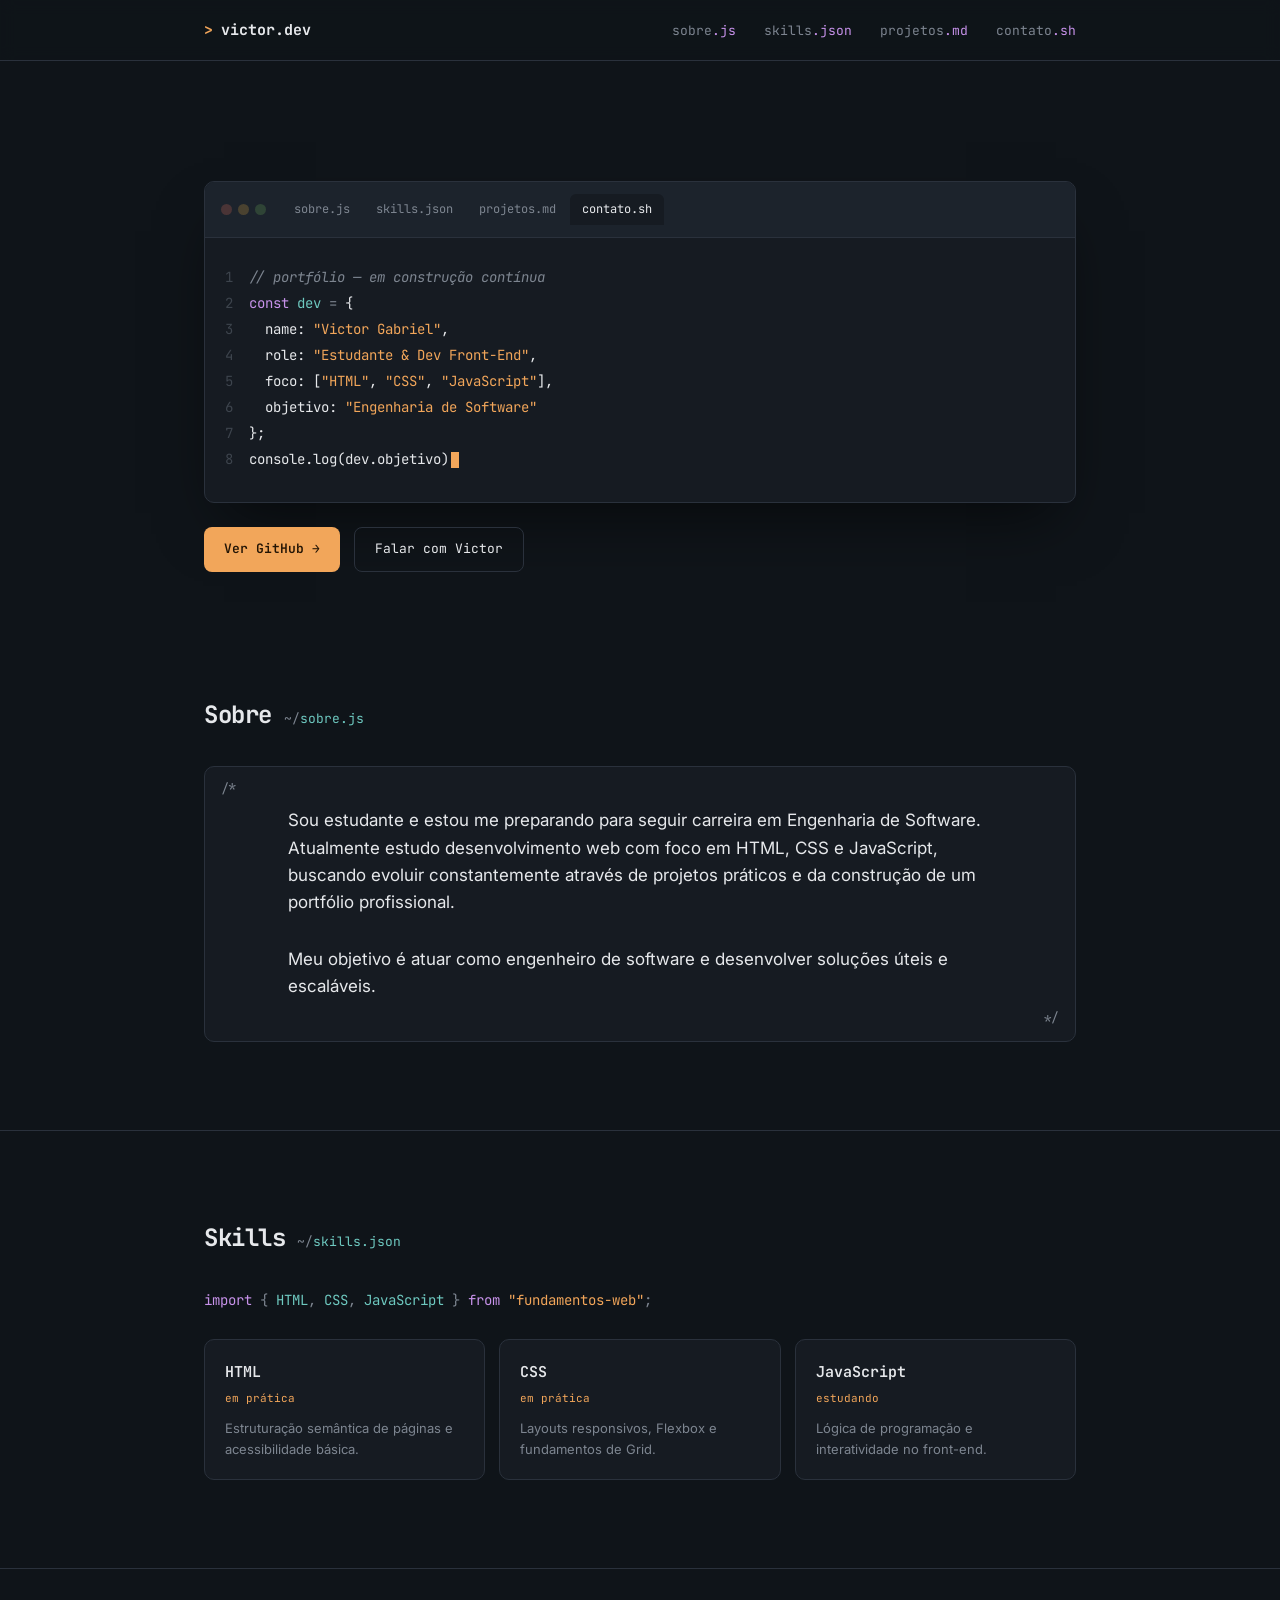
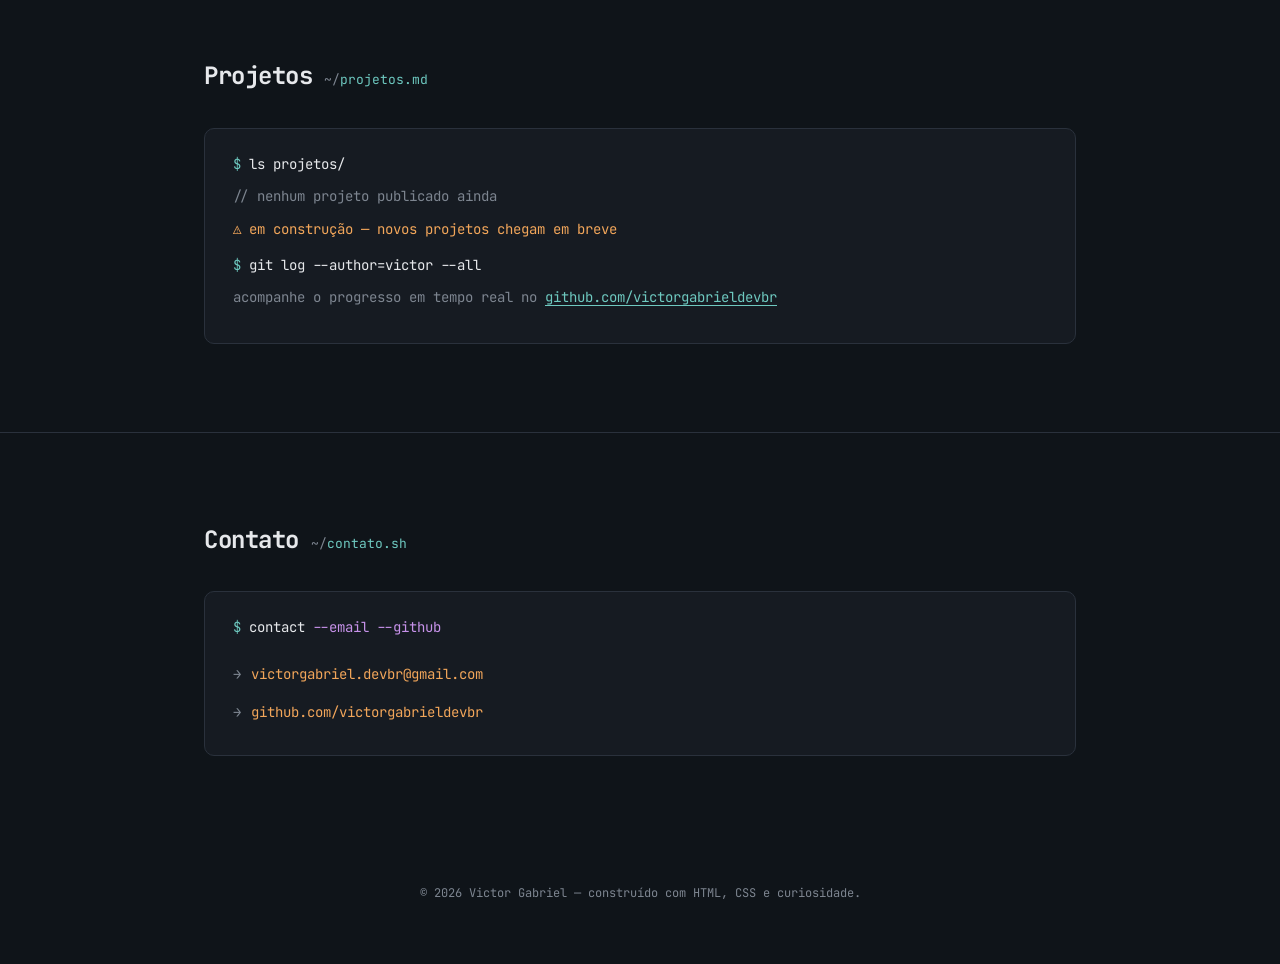
<file: index.html>
<!DOCTYPE html>
<html lang="pt-BR">
<head>
<meta charset="UTF-8">
<meta name="viewport" content="width=device-width, initial-scale=1.0">
<title>Victor Gabriel — Dev Front-End em formação</title>
<link rel="preconnect" href="https://fonts.googleapis.com">
<link rel="preconnect" href="https://fonts.gstatic.com" crossorigin>
<link href="https://fonts.googleapis.com/css2?family=JetBrains+Mono:wght@400;500;600;700&family=Inter:wght@400;500;600;700&display=swap" rel="stylesheet">
<link rel="stylesheet" href="style.css">
</head>
<body>

<div class="topbar">
  <div class="wrap">
    <div class="brand"><span class="dot">&gt;</span> victor.dev</div>
    <ul class="nav-links">
      <li><a href="#sobre">sobre<span class="ext">.js</span></a></li>
      <li><a href="#skills">skills<span class="ext">.json</span></a></li>
      <li><a href="#projetos">projetos<span class="ext">.md</span></a></li>
      <li><a href="#contato">contato<span class="ext">.sh</span></a></li>
    </ul>
  </div>
</div>

<main>
  <div class="wrap" style="padding-top:56px;">
    <div class="editor">
      <div class="editor-chrome">
        <div class="dots"><span class="r"></span><span class="y"></span><span class="g"></span></div>
        <div class="tabs">
          <a class="tab active" href="#sobre">sobre.js</a>
          <a class="tab" href="#skills">skills.json</a>
          <a class="tab" href="#projetos">projetos.md</a>
          <a class="tab" href="#contato">contato.sh</a>
        </div>
      </div>
      <div class="editor-body">
        <div class="gutter"><div>1</div><div>2</div><div>3</div><div>4</div><div>5</div><div>6</div><div>7</div><div>8</div></div>
        <div class="code">
          <div><span class="com">// portfólio — em construção contínua</span></div>
          <div><span class="kw">const</span> <span class="key">dev</span> <span class="punc">=</span> {</div>
          <div>&nbsp;&nbsp;name: <span class="str">"Victor Gabriel"</span>,</div>
          <div>&nbsp;&nbsp;role: <span class="str">"Estudante &amp; Dev Front-End"</span>,</div>
          <div>&nbsp;&nbsp;foco: [<span class="str">"HTML"</span>, <span class="str">"CSS"</span>, <span class="str">"JavaScript"</span>],</div>
          <div>&nbsp;&nbsp;objetivo: <span class="str">"Engenharia de Software"</span></div>
          <div>};</div>
          <div><span id="typed"></span><span class="cursor"></span></div>
        </div>
      </div>
    </div>

    <div class="hero-cta">
      <a class="btn btn-primary" href="https://github.com/victorgabrieldevbr" target="_blank" rel="noopener">Ver GitHub →</a>
      <a class="btn btn-ghost" href="#contato">Falar com Victor</a>
    </div>
  </div>

  <section id="sobre">
    <div class="wrap">
      <div class="section-head">
        <h2>Sobre</h2>
        <span class="path">~/<span class="file">sobre.js</span></span>
      </div>
      <div class="about-block">
        <p>Sou estudante e estou me preparando para seguir carreira em Engenharia de Software. Atualmente estudo desenvolvimento web com foco em HTML, CSS e JavaScript, buscando evoluir constantemente através de projetos práticos e da construção de um portfólio profissional.</p>
        <p>Meu objetivo é atuar como engenheiro de software e desenvolver soluções úteis e escaláveis.</p>
      </div>
    </div>
  </section>

  <section id="skills">
    <div class="wrap">
      <div class="section-head">
        <h2>Skills</h2>
        <span class="path">~/<span class="file">skills.json</span></span>
      </div>
      <div class="import-line"><span class="kw">import</span> { <span class="key">HTML</span>, <span class="key">CSS</span>, <span class="key">JavaScript</span> } <span class="kw">from</span> <span class="str">"fundamentos-web"</span>;</div>
      <div class="skills-grid">
        <div class="skill-card">
          <div class="name">HTML</div>
          <span class="status">em prática</span>
          <p>Estruturação semântica de páginas e acessibilidade básica.</p>
        </div>
        <div class="skill-card">
          <div class="name">CSS</div>
          <span class="status">em prática</span>
          <p>Layouts responsivos, Flexbox e fundamentos de Grid.</p>
        </div>
        <div class="skill-card">
          <div class="name">JavaScript</div>
          <span class="status">estudando</span>
          <p>Lógica de programação e interatividade no front-end.</p>
        </div>
      </div>
    </div>
  </section>

  <section id="projetos">
    <div class="wrap">
      <div class="section-head">
        <h2>Projetos</h2>
        <span class="path">~/<span class="file">projetos.md</span></span>
      </div>
      <div class="terminal">
        <div class="line"><span class="prompt">$</span> ls projetos/</div>
        <div class="line out">// nenhum projeto publicado ainda</div>
        <div class="line warn">⚠ em construção — novos projetos chegam em breve</div>
        <div class="line" style="margin-top:14px;"><span class="prompt">$</span> git log --author=victor --all</div>
        <div class="line out">acompanhe o progresso em tempo real no <a href="https://github.com/victorgabrieldevbr" target="_blank" rel="noopener">github.com/victorgabrieldevbr</a></div>
      </div>
    </div>
  </section>

  <section id="contato" style="border-bottom:none;">
    <div class="wrap">
      <div class="section-head">
        <h2>Contato</h2>
        <span class="path">~/<span class="file">contato.sh</span></span>
      </div>
      <div class="contact-terminal">
        <div class="cmd"><span class="prompt">$</span>contact <span class="flag">--email</span> <span class="flag">--github</span></div>
        <div class="contact-row">→ <a href="mailto:victorgabriel.devbr@gmail.com">victorgabriel.devbr@gmail.com</a></div>
        <div class="contact-row">→ <a href="https://github.com/victorgabrieldevbr" target="_blank" rel="noopener">github.com/victorgabrieldevbr</a></div>
      </div>
    </div>
  </section>
</main>

<footer>
  &copy; <span id="year"></span> Victor Gabriel — construído com HTML, CSS e curiosidade.
</footer>

<script src="script.js"></script>

</body>
</html>
</file>
<file: style.css>
:root{
    --ink: #0F1419;
    --panel: #161B22;
    --panel-raised: #1C232C;
    --line: #2A313C;
    --fg: #E6E8EB;
    --fg-muted: #7D8590;
    --amber: #F2A65A;
    --teal: #6EC9C0;
    --violet: #C792EA;
    --radius: 10px;
    --mono: 'JetBrains Mono', monospace;
    --sans: 'Inter', sans-serif;
  }

  *{ margin:0; padding:0; box-sizing:border-box; }

  html{ scroll-behavior:smooth; }

  body{
    background:var(--ink);
    color:var(--fg);
    font-family:var(--sans);
    line-height:1.6;
    -webkit-font-smoothing:antialiased;
  }

  ::selection{ background:var(--amber); color:var(--ink); }

  a{ color:inherit; }

  .wrap{
    max-width:920px;
    margin:0 auto;
    padding:0 24px;
  }

  /* ---------- topbar ---------- */
  .topbar{
    position:sticky; top:0; z-index:50;
    background:rgba(15,20,25,0.85);
    backdrop-filter:blur(8px);
    border-bottom:1px solid var(--line);
  }
  .topbar .wrap{
    display:flex; align-items:center; justify-content:space-between;
    height:60px;
  }
  .brand{
    font-family:var(--mono); font-weight:700; font-size:15px;
    display:flex; align-items:center; gap:8px;
  }
  .brand .dot{ color:var(--amber); }
  .nav-links{ display:flex; gap:28px; list-style:none; }
  .nav-links a{
    font-family:var(--mono); font-size:13px; text-decoration:none;
    color:var(--fg-muted); transition:color .2s ease;
  }
  .nav-links a:hover, .nav-links a:focus-visible{ color:var(--teal); }
  .nav-links .ext{ color:var(--violet); }

  /* ---------- hero / editor window ---------- */
  main{ padding-top:64px; }
  .editor{
    background:var(--panel);
    border:1px solid var(--line);
    border-radius:var(--radius);
    overflow:hidden;
    box-shadow:0 30px 60px -20px rgba(0,0,0,0.6);
  }
  .editor-chrome{
    display:flex; align-items:center; gap:8px;
    padding:12px 16px;
    background:var(--panel-raised);
    border-bottom:1px solid var(--line);
  }
  .dots{ display:flex; gap:6px; margin-right:8px; }
  .dots span{ width:11px; height:11px; border-radius:50%; display:inline-block; }
  .dots .r{ background:#4a3436; }
  .dots .y{ background:#4a4230; }
  .dots .g{ background:#2f4436; }
  .tabs{ display:flex; gap:2px; overflow-x:auto; }
  .tab{
    font-family:var(--mono); font-size:12px; white-space:nowrap;
    padding:6px 12px; border-radius:6px 6px 0 0;
    color:var(--fg-muted); background:transparent;
    border:none; cursor:pointer; text-decoration:none;
    transition:color .2s ease, background .2s ease;
  }
  .tab:hover, .tab:focus-visible{ color:var(--fg); }
  .tab.active{ color:var(--fg); background:var(--panel); }

  .editor-body{
    display:flex;
    font-family:var(--mono);
    font-size:14px;
    padding:28px 0;
  }
  .gutter{
    color:#3d444d; text-align:right; user-select:none;
    padding:0 16px 0 20px; flex-shrink:0;
  }
  .gutter div{ height:26px; }
  .code{ padding-right:24px; flex:1; min-width:0; }
  .code div{ height:26px; white-space:pre; }
  .kw{ color:var(--violet); }
  .key{ color:var(--teal); }
  .str{ color:var(--amber); }
  .com{ color:var(--fg-muted); font-style:italic; }
  .punc{ color:var(--fg-muted); }

  .cursor{
    display:inline-block; width:8px; height:16px;
    background:var(--amber); margin-left:2px;
    animation:blink 1s step-end infinite;
    vertical-align:middle;
  }
  @keyframes blink{ 50%{ opacity:0; } }

  .hero-cta{
    display:flex; gap:14px; flex-wrap:wrap;
    padding:0 0 36px;
    margin-top:24px;
  }
  .btn{
    font-family:var(--mono); font-size:13px; text-decoration:none;
    padding:11px 20px; border-radius:8px;
    display:inline-flex; align-items:center; gap:8px;
    transition:transform .15s ease, border-color .15s ease;
  }
  .btn:hover{ transform:translateY(-2px); }
  .btn-primary{ background:var(--amber); color:#241505; font-weight:600; }
  .btn-ghost{ border:1px solid var(--line); color:var(--fg); }
  .btn-ghost:hover{ border-color:var(--teal); color:var(--teal); }

  /* ---------- sections ---------- */
  section{ padding:88px 0; border-bottom:1px solid var(--line); }
  .section-head{
    display:flex; align-items:baseline; gap:12px;
    margin-bottom:32px;
  }
  .section-head .path{
    font-family:var(--mono); font-size:13px; color:var(--fg-muted);
  }
  .section-head .path .file{ color:var(--teal); }
  h2{
    font-family:var(--mono); font-size:24px; font-weight:700;
    letter-spacing:-0.02em;
  }

  /* about */
  .about-block{
    background:var(--panel);
    border:1px solid var(--line);
    border-radius:var(--radius);
    padding:32px;
    position:relative;
  }
  .about-block::before{
    content:'/*';
    position:absolute; top:12px; left:16px;
    font-family:var(--mono); color:var(--fg-muted); font-size:13px;
  }
  .about-block::after{
    content:'*/';
    position:absolute; bottom:12px; right:16px;
    font-family:var(--mono); color:var(--fg-muted); font-size:13px;
  }
  .about-block p{
    font-size:17px; color:var(--fg);
    max-width:64ch;
    margin:0 auto;
    padding:8px 0;
  }
  .about-block p + p{ margin-top:14px; }

  /* skills */
  .import-line{
    font-family:var(--mono); font-size:14px; color:var(--fg-muted);
    margin-bottom:28px;
  }
  .import-line .kw{ color:var(--violet); }
  .import-line .key{ color:var(--teal); }
  .import-line .str{ color:var(--amber); }

  .skills-grid{
    display:grid; grid-template-columns:repeat(3, 1fr); gap:14px;
  }
  .skill-card{
    background:var(--panel);
    border:1px solid var(--line);
    border-radius:var(--radius);
    padding:20px;
    transition:border-color .2s ease, transform .2s ease;
  }
  .skill-card:hover{ border-color:var(--teal); transform:translateY(-3px); }
  .skill-card .name{
    font-family:var(--mono); font-weight:600; font-size:15px;
    display:flex; align-items:center; justify-content:space-between;
  }
  .skill-card .status{
    font-family:var(--mono); font-size:11px;
    color:var(--amber); margin-top:6px; display:block;
  }
  .skill-card p{ font-size:13px; color:var(--fg-muted); margin-top:10px; }

  /* projects - empty state */
  .terminal{
    background:var(--panel);
    border:1px solid var(--line);
    border-radius:var(--radius);
    padding:24px 28px;
    font-family:var(--mono); font-size:14px;
  }
  .terminal .line{ margin-bottom:10px; }
  .terminal .prompt{ color:var(--teal); }
  .terminal .path{ color:var(--violet); }
  .terminal .out{ color:var(--fg-muted); }
  .terminal .warn{ color:var(--amber); }
  .terminal a{ color:var(--teal); text-decoration:underline; text-underline-offset:3px; }

  /* contact */
  .contact-terminal{
    background:var(--panel);
    border:1px solid var(--line);
    border-radius:var(--radius);
    padding:24px 28px;
    font-family:var(--mono); font-size:14px;
  }
  .contact-terminal .cmd{ color:var(--fg); margin-bottom:16px; }
  .contact-terminal .cmd .prompt{ color:var(--teal); margin-right:8px; }
  .flag{ color:var(--violet); }
  .contact-row{
    display:flex; align-items:center; gap:10px;
    padding:8px 0; color:var(--fg-muted);
  }
  .contact-row a{ color:var(--amber); text-decoration:none; }
  .contact-row a:hover{ text-decoration:underline; }

  footer{
    padding:40px 0 60px;
    text-align:center;
    font-family:var(--mono); font-size:12px; color:var(--fg-muted);
  }

  @media (max-width:640px){
    .skills-grid{ grid-template-columns:1fr; }
    .editor-body{ font-size:12.5px; }
    .gutter{ padding:0 10px; }
    h2{ font-size:20px; }
    .nav-links{ gap:16px; }
    .nav-links span.ext{ display:none; }
  }

  @media (prefers-reduced-motion: reduce){
    *{ animation-duration:0.001ms !important; animation-iteration-count:1 !important; }
    html{ scroll-behavior:auto; }
  }

  :focus-visible{ outline:2px solid var(--teal); outline-offset:2px; }
</file>
